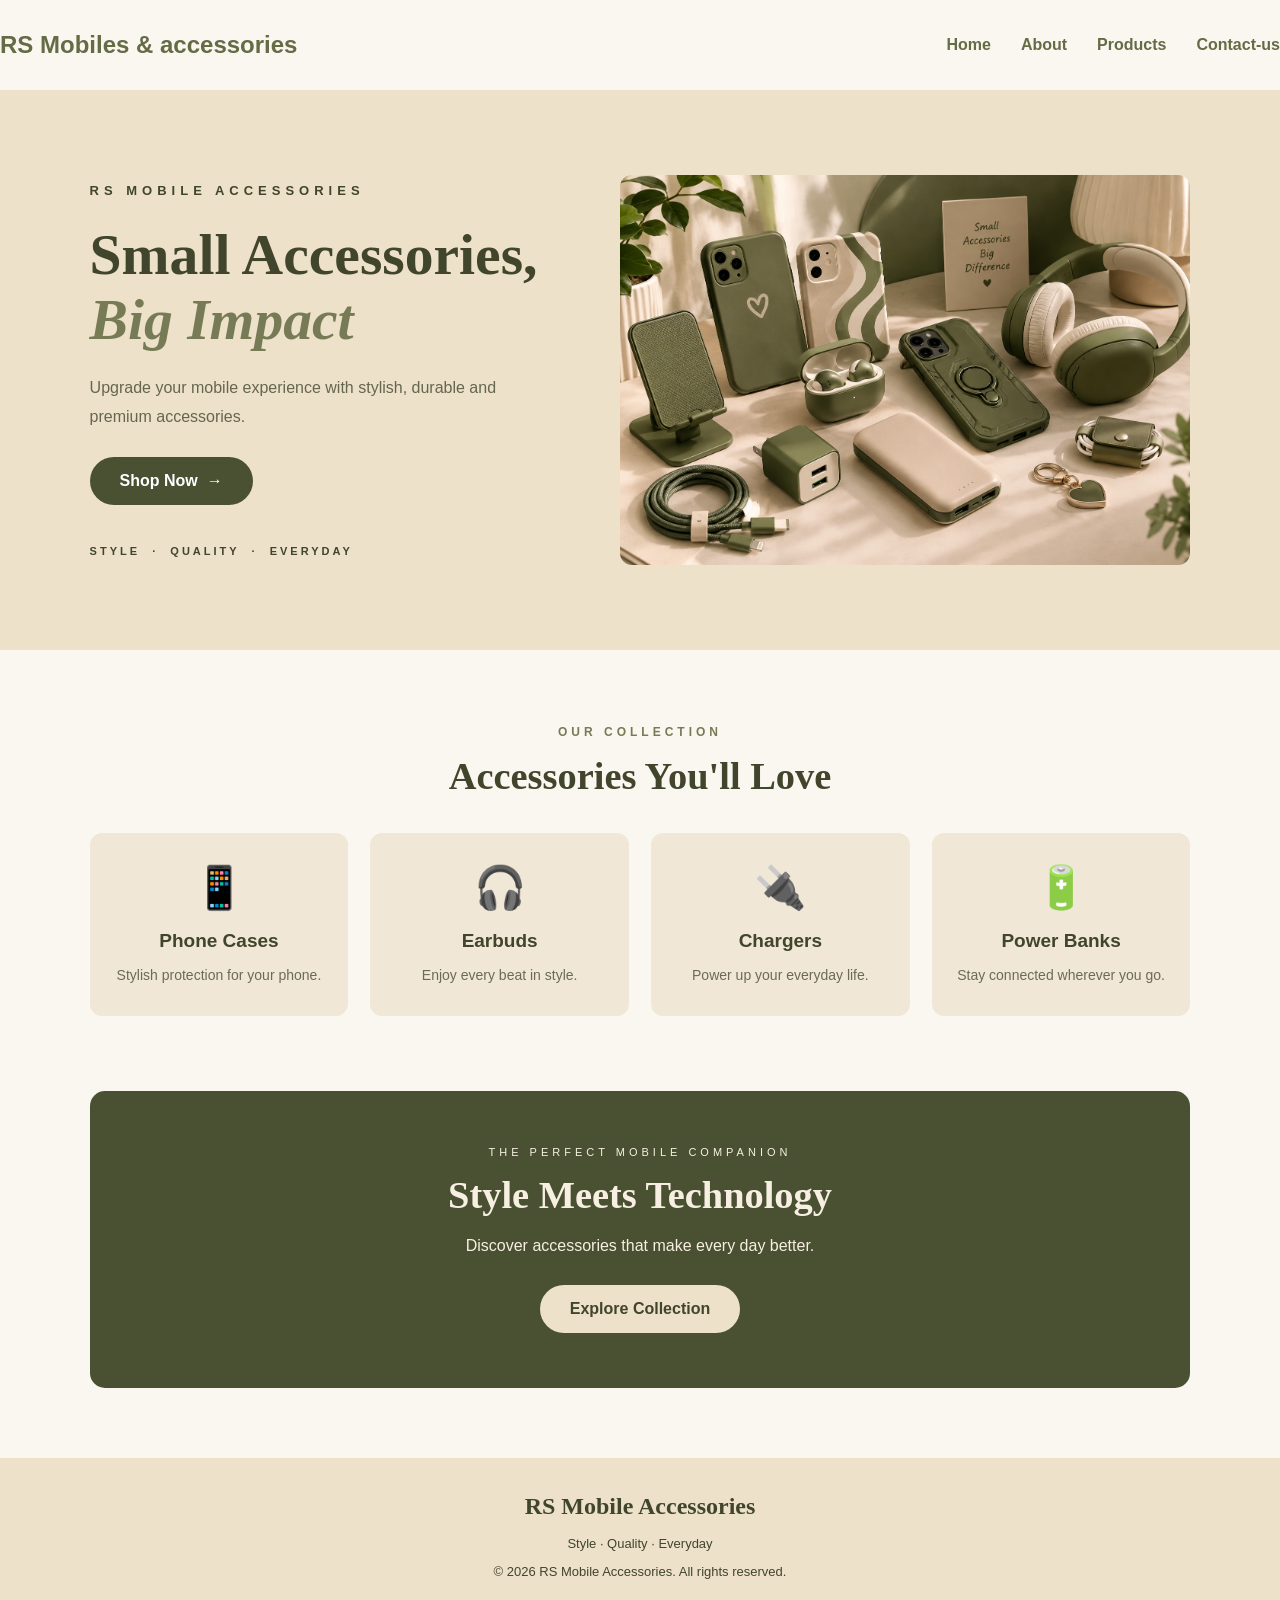
<file: index.html>
<!DOCTYPE html>
<html lang="en">
<head>
    <meta charset="UTF-8">
    <meta name="viewport" content="width=device-width, initial-scale=1.0">
    <title>Document</title>
    <link rel="stylesheet" href="style.css">
</head>
<body>
    <header>
    
        <h2>RS Mobiles & accessories</h2>
        <nav>
            <ul>
                 <li><a href="index.html">Home</a></li>
                <li><a href="about.html">About</a></li>
                <li><a href="products.html">Products</a></li>
                <li><a href="contact-us.html">Contact-us</a></li>
            </ul>
        </nav>
    </header>
       

<section class="hero">
    <div class="hero-content">
        <p class="brand">RS MOBILE ACCESSORIES</p>
        <h1>Small Accessories,<br>
            <span>Big Impact</span>
        </h1>
        <p class="description">
            Upgrade your mobile experience with
            stylish, durable and premium accessories.
        </p>
        <a href="#products" class="hero-btn">Shop Now&nbsp; →</a>
        <p class="features">STYLE&nbsp; · &nbsp;QUALITY&nbsp; · &nbsp;EVERYDAY</p>
    </div>

    <div class="hero-image">
        <img src="assets/products 2.png" alt="">
    </div>
</section>

<section class="products" id="products">
    <p class="small-title">OUR COLLECTION</p>
    <h2>Accessories You'll Love</h2>

    <div class="product-grid">
        <div class="product-card">
            <div class="product-icon">📱</div>
            <h3>Phone Cases</h3>
            <p>Stylish protection for your phone.</p>
        </div>

        <div class="product-card">
            <div class="product-icon">🎧</div>
            <h3>Earbuds</h3>
            <p>Enjoy every beat in style.</p>
        </div>

        <div class="product-card">
            <div class="product-icon">🔌</div>
            <h3>Chargers</h3>
            <p>Power up your everyday life.</p>
        </div>

        <div class="product-card">
            <div class="product-icon">🔋</div>
            <h3>Power Banks</h3>
            <p>Stay connected wherever you go.</p>
        </div>
    </div>
</section>

<section class="promo">
    <p>THE PERFECT MOBILE COMPANION</p>
    <h2>Style Meets Technology</h2>
    <p>Discover accessories that make every day better.</p>
    <a href="#products" class="promo-btn">Explore Collection</a>
</section>

<footer class="footer">
    <h2>RS Mobile Accessories</h2>
    <p>Style · Quality · Everyday</p>
    <p>© 2026 RS Mobile Accessories. All rights reserved.</p>
</footer>
</body>
</html>
</file>
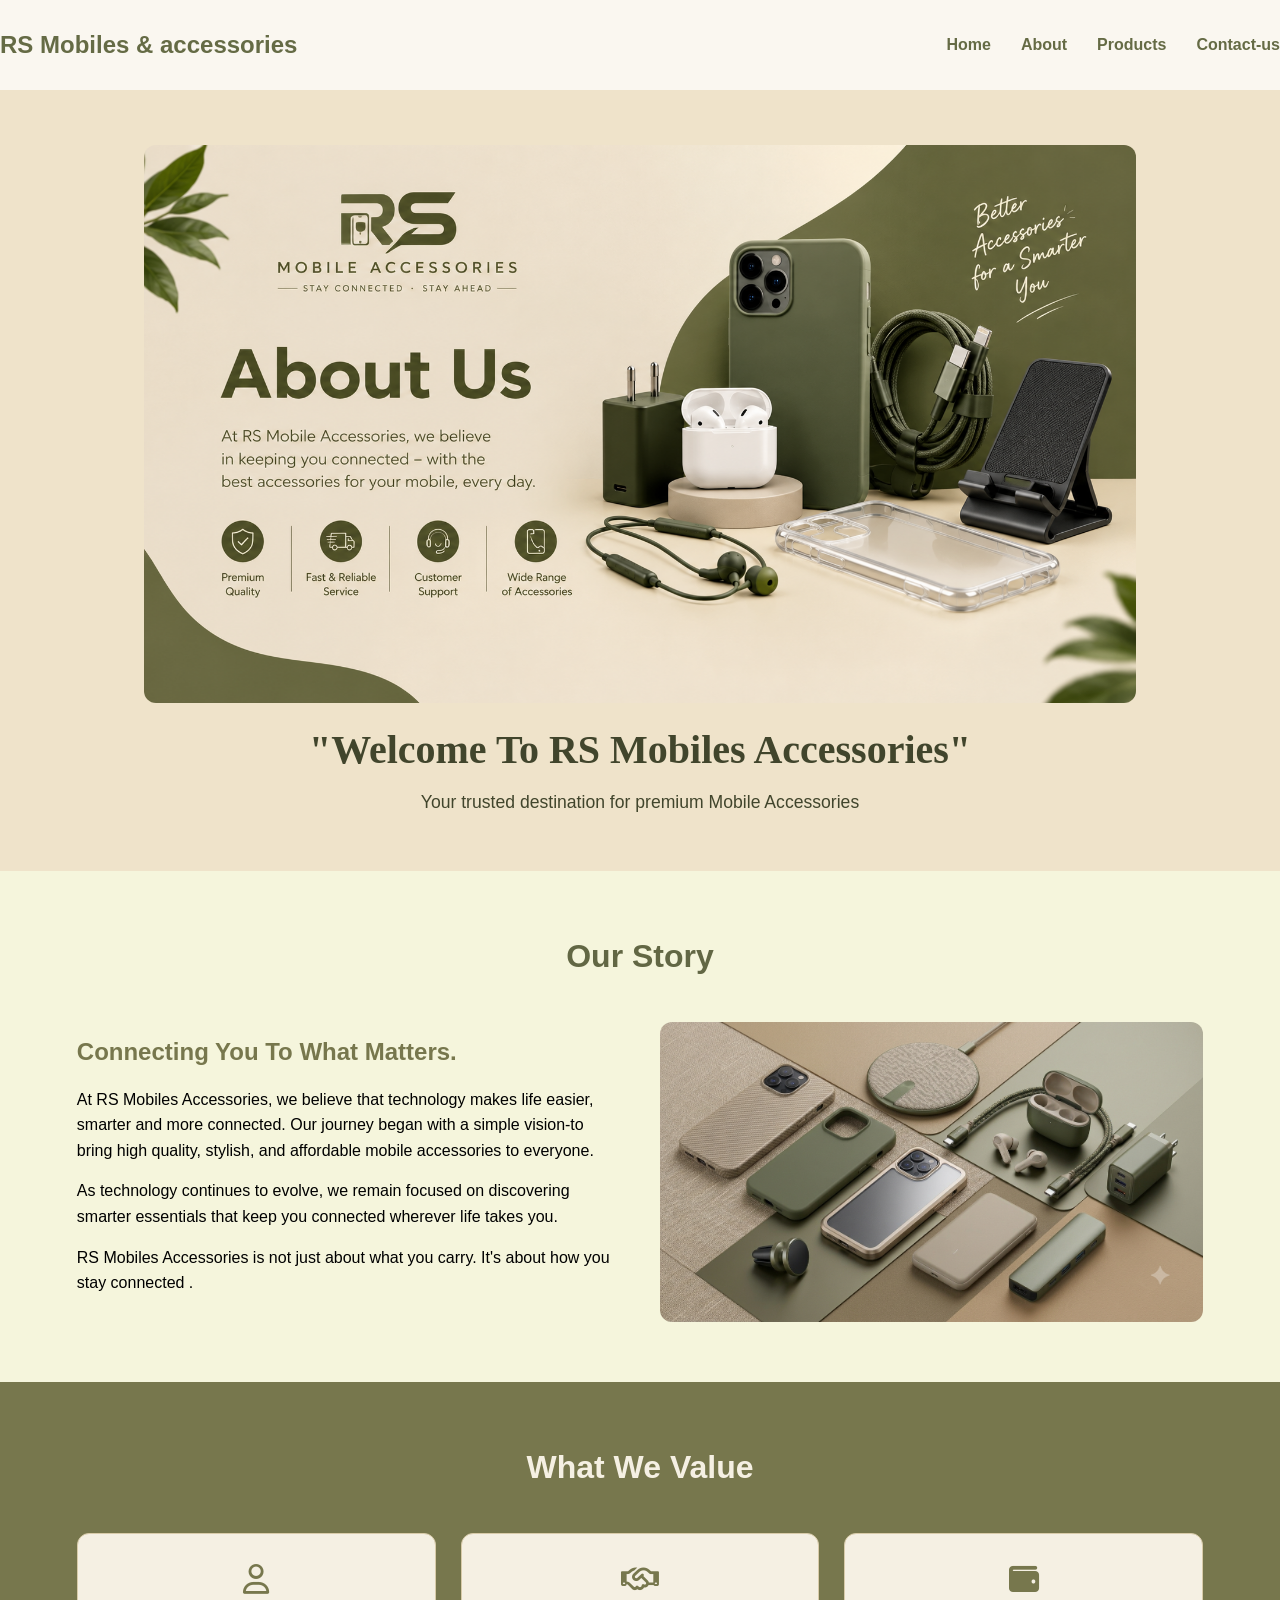
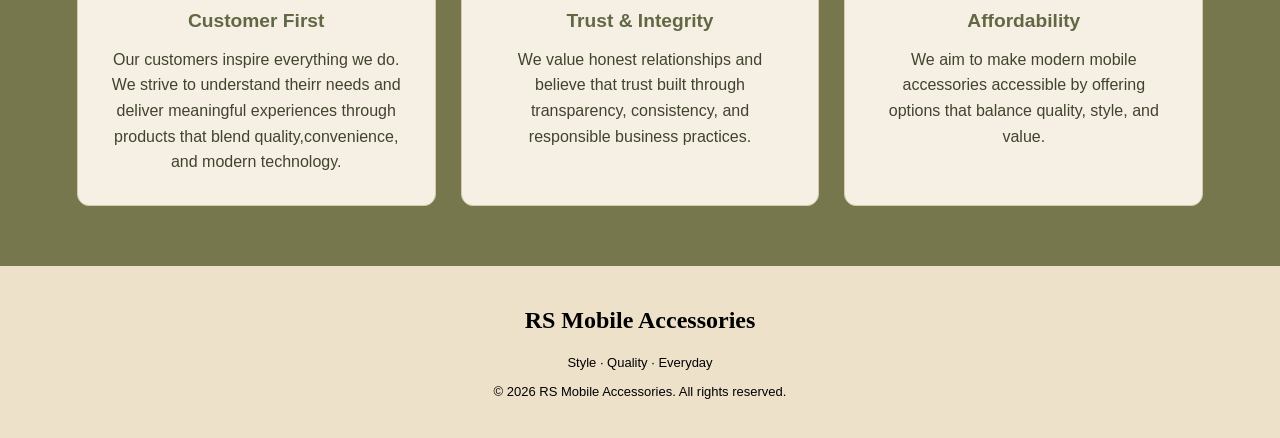
<file: about.html>
<!DOCTYPE html>
<html lang="en">
<head>
    <meta charset="UTF-8">
    <meta name="viewport" content="width=device-width, initial-scale=1.0">
    <title>About Us</title>
    <link rel="stylesheet" href="style.css">
    <link rel="stylesheet"
          href="https://cdnjs.cloudflare.com/ajax/libs/font-awesome/6.5.2/css/all.min.css">

          <style>
            
/* ABOUT PAGE */
body {
    background-color: beige;
    color: black;
    line-height: 1.6;
}
header{
    height: 5vh;
    width: 100%;
    display: flex;
    justify-content: space-between;
    align-items: center;
    /* padding: 15px 25px; */
    
}


ul{
    list-style: none;
    display: flex;
    gap: 30px;
}
a{
    text-decoration: none;
    color: #656b45;
    font-weight: bold;
}
/* HERO SECTION */
.hero {
    background-color: #efe3ca;
    color: #41452c;
    text-align: center;
    padding: 55px 6%;
}

.container {
    width: 88%;
    max-width: 1200px;
    margin: 0 auto;
}

.hero .container > img {
    display: block;
    width: 100%;
    height: 100%;
    object-fit: cover;
    border-radius: 12px;
    margin-bottom: 25px;
    background: #626744;
}

.hero h1 {
    font-size: 2.5rem;
    margin-bottom: 15px;
}

.hero p {
    font-size: 1.1rem;
    max-width: 600px;
    margin: 0 auto;
}

/* SECTION STYLES */
.story-section {
    padding-top: 60px;
    padding-bottom: 60px;
}

.section-title {
    text-align: center;
    font-size: 2rem;
    margin-bottom: 40px;
    color: #626744;
}

/* STORY SECTION */
.story-grid {
    display: grid;
    grid-template-columns: 1fr 1fr;
    gap: 40px;
    align-items: center;
}

.story-text h3 {
    font-size: 1.5rem;
    margin-bottom: 15px;
    color: #77774d;
}

.story-text p {
    margin-bottom: 15px;
}

.story-img {
    height: 300px;
    overflow: hidden;
    border-radius: 12px;
}

.story-img img {
    display: block;
    width: 100%;
    height: 100%;
    object-fit: cover;
}

/* VALUES SECTION */
.values {
    background-color: #77774d;
    color: white;
    padding: 60px 0;
}

.values .section-title {
    color: #f5f0e3;
}

.values-grid {
    display: grid;
    grid-template-columns: repeat(3, minmax(0, 1fr));
    gap: 25px;
}

.value-card {
    background: #f5f0e3;
    color: #41432e;
    border: 1px solid #d8cba9;
    padding: 30px;
    border-radius: 12px;
    text-align: center;
    transition: transform 0.3s ease;
}

.value-card:hover {
    transform: translateY(-8px);
    box-shadow: 0 10px 20px rgba(0, 0, 0, 0.1);
}

.value-card i {
    font-size: 30px;
    margin-bottom: 12px;
    color: #77774d;
}

.value-card h4 {
    margin-bottom: 10px;
    color: #626744;
    font-size: 1.2rem;
}

/* RESPONSIVE */
@media (max-width: 768px) {
    .hero {
        padding: 35px 5%;
    }

    .hero .container > img {
        height: 250px;
    }

    .hero h1 {
        font-size: 2rem;
    }

    .story-grid {
        grid-template-columns: 1fr;
    }

    .values-grid {
        grid-template-columns: 1fr;
    }
}

@media (max-width: 480px) {
    .container {
        width: 92%;
    }

    .hero .container > img {
        height: 200px;
    }

    .hero h1 {
        font-size: 1.6rem;
    }

    .section-title {
        font-size: 1.7rem;
    }

    .story-img {
        height: 240px;
    }

    .value-card {
        padding: 24px 18px;
    }
}
header{
    height: 10vh;
    width: 100%;
    display: flex;
    justify-content: space-between;
    align-items: center;
     background: #FAF7F0;
    /* padding: 15px 25px; */
    
}
header>h2{
    color: #656b45;
}

ul{
    list-style: none;
    display: flex;
    gap: 30px;
}
a{
    text-decoration: none;
    color: #656b45;
    font-weight: bold;
}

          </style>
</head>
<body>

    <!-- Navbar: Same as your other page -->
    <header>
        <h2>RS Mobiles & accessories</h2>
        <nav>
            <ul>
                <li><a href="index.html">Home</a></li>
                <li><a href="about.html">About</a></li>
                <li><a href="products.html">Products</a></li>
                <li><a href="contact-us.html">Contact-us</a></li>
            </ul>
        </nav>
    </header>

    <!-- Hero Section -->
    <section class="hero">
        <div class="container">
            <img src="assets/RS Mobile Accessories About Us Banner.png" alt="">
            <h1>"Welcome To RS Mobiles Accessories"</h1>
            <p>Your trusted destination for premium Mobile Accessories</p>
        </div>
    </section>

    <!-- Our Story Section -->
    <section class="container story-section">
        <h2 class="section-title">Our Story</h2>

        <div class="story-grid">
            <div class="story-text">
                <h3>Connecting You To What Matters.</h3>

                <p>At RS Mobiles Accessories, we believe that technology makes life easier, smarter and more connected. Our journey began with a simple vision-to bring high quality, stylish, and affordable mobile accessories to everyone.</p>

                <p>As technology continues  to evolve, we remain focused on discovering smarter essentials that keep you connected wherever life takes you.</p>

                <p>RS Mobiles Accessories is not just about what you carry. It's about how you stay connected .</p>
            </div>

            <div class="story-img">
                <img src="assets/about.png" alt="">
            </div>
        </div>
    </section>

    <!-- Core Values Section -->
    <section class="values">
        <div class="container">
            <h2 class="section-title">What We Value</h2>

            <div class="values-grid">
                <div class="value-card">
                    <i class="far fa-user"></i>
                    <h4>Customer First</h4>

                    <p> Our customers inspire everything we do. We strive to understand theirr needs and deliver meaningful experiences through products that blend quality,convenience, and modern technology. </p>
                </div>

                <div class="value-card">
                    <i class="far fa-handshake"></i>
                    <h4>Trust &amp; Integrity</h4>

                    <p>We value honest relationships and believe that trust built through transparency, consistency, and responsible business practices.</p>
                </div>

                <div class="value-card">
                    <i class="fas fa-wallet"></i>
                    <h4>Affordability</h4>

                    <p>We aim to make modern mobile accessories accessible by offering options that balance quality, style, and value. </p>
                </div>
            </div>
        </div>
    </section>

    <!-- Footer: Same as your other page -->
    <footer class="footer">
        <h2>RS Mobile Accessories</h2>
        <p>Style · Quality · Everyday</p>
        <p>© 2026 RS Mobile Accessories. All rights reserved.</p>
    </footer>

</body>
</html>
</file>
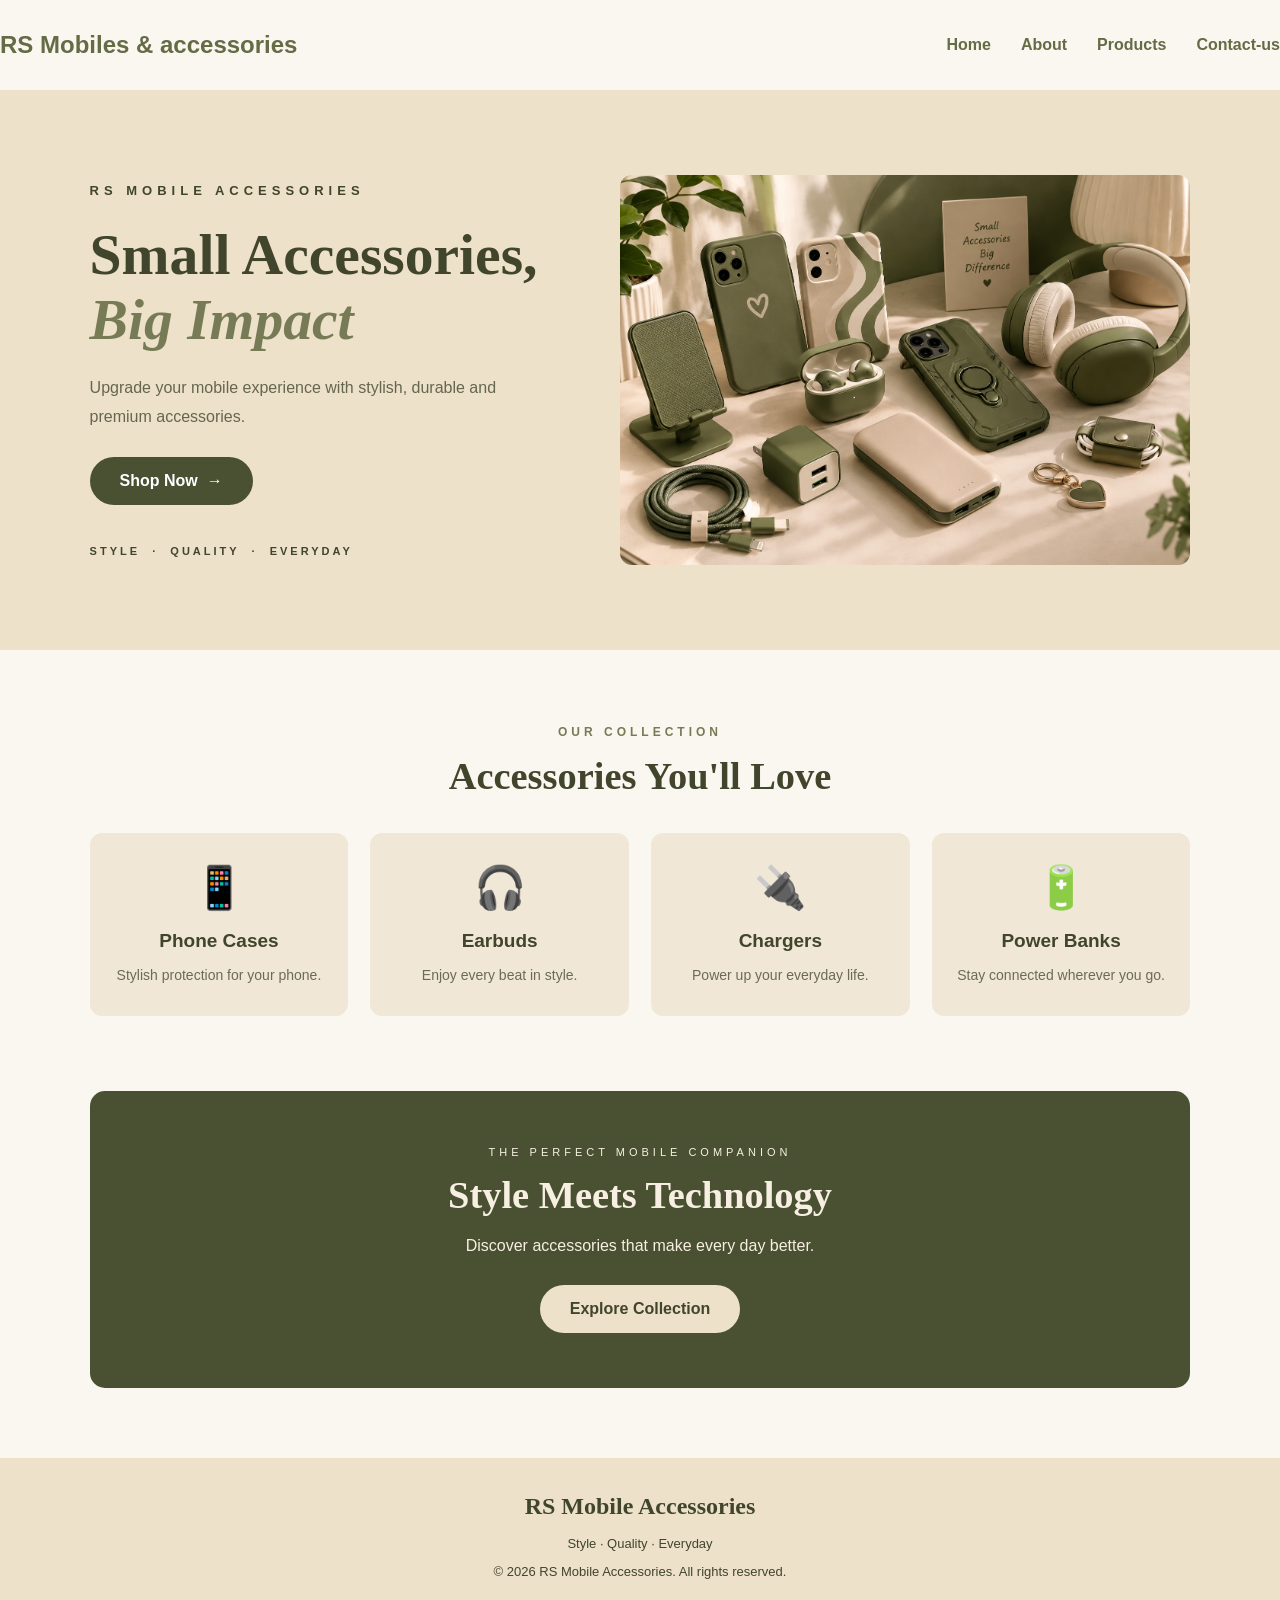
<file: home.html>
<!DOCTYPE html>
<html lang="en">
<head>
    <meta charset="UTF-8">
    <meta name="viewport" content="width=device-width, initial-scale=1.0">
    <title>Document</title>
    <link rel="stylesheet" href="style.css">
</head>
<body>
    <header>
    
        <h2>RS Mobiles & accessories</h2>
        <nav>
            <ul>
                 <li><a href="home.html">Home</a></li>
                <li><a href="about.html">About</a></li>
                <li><a href="products.html">Products</a></li>
                <li><a href="contact-us.html">Contact-us</a></li>
            </ul>
        </nav>
    </header>
       

<section class="hero">
    <div class="hero-content">
        <p class="brand">RS MOBILE ACCESSORIES</p>
        <h1>Small Accessories,<br>
            <span>Big Impact</span>
        </h1>
        <p class="description">
            Upgrade your mobile experience with
            stylish, durable and premium accessories.
        </p>
        <a href="#products" class="hero-btn">Shop Now&nbsp; →</a>
        <p class="features">STYLE&nbsp; · &nbsp;QUALITY&nbsp; · &nbsp;EVERYDAY</p>
    </div>

    <div class="hero-image">
        <img src="assets/products 2.png" alt="">
    </div>
</section>

<section class="products" id="products">
    <p class="small-title">OUR COLLECTION</p>
    <h2>Accessories You'll Love</h2>

    <div class="product-grid">
        <div class="product-card">
            <div class="product-icon">📱</div>
            <h3>Phone Cases</h3>
            <p>Stylish protection for your phone.</p>
        </div>

        <div class="product-card">
            <div class="product-icon">🎧</div>
            <h3>Earbuds</h3>
            <p>Enjoy every beat in style.</p>
        </div>

        <div class="product-card">
            <div class="product-icon">🔌</div>
            <h3>Chargers</h3>
            <p>Power up your everyday life.</p>
        </div>

        <div class="product-card">
            <div class="product-icon">🔋</div>
            <h3>Power Banks</h3>
            <p>Stay connected wherever you go.</p>
        </div>
    </div>
</section>

<section class="promo">
    <p>THE PERFECT MOBILE COMPANION</p>
    <h2>Style Meets Technology</h2>
    <p>Discover accessories that make every day better.</p>
    <a href="#products" class="promo-btn">Explore Collection</a>
</section>

<footer class="footer">
    <h2>RS Mobile Accessories</h2>
    <p>Style · Quality · Everyday</p>
    <p>© 2026 RS Mobile Accessories. All rights reserved.</p>
</footer>
</body>
</html>
</file>
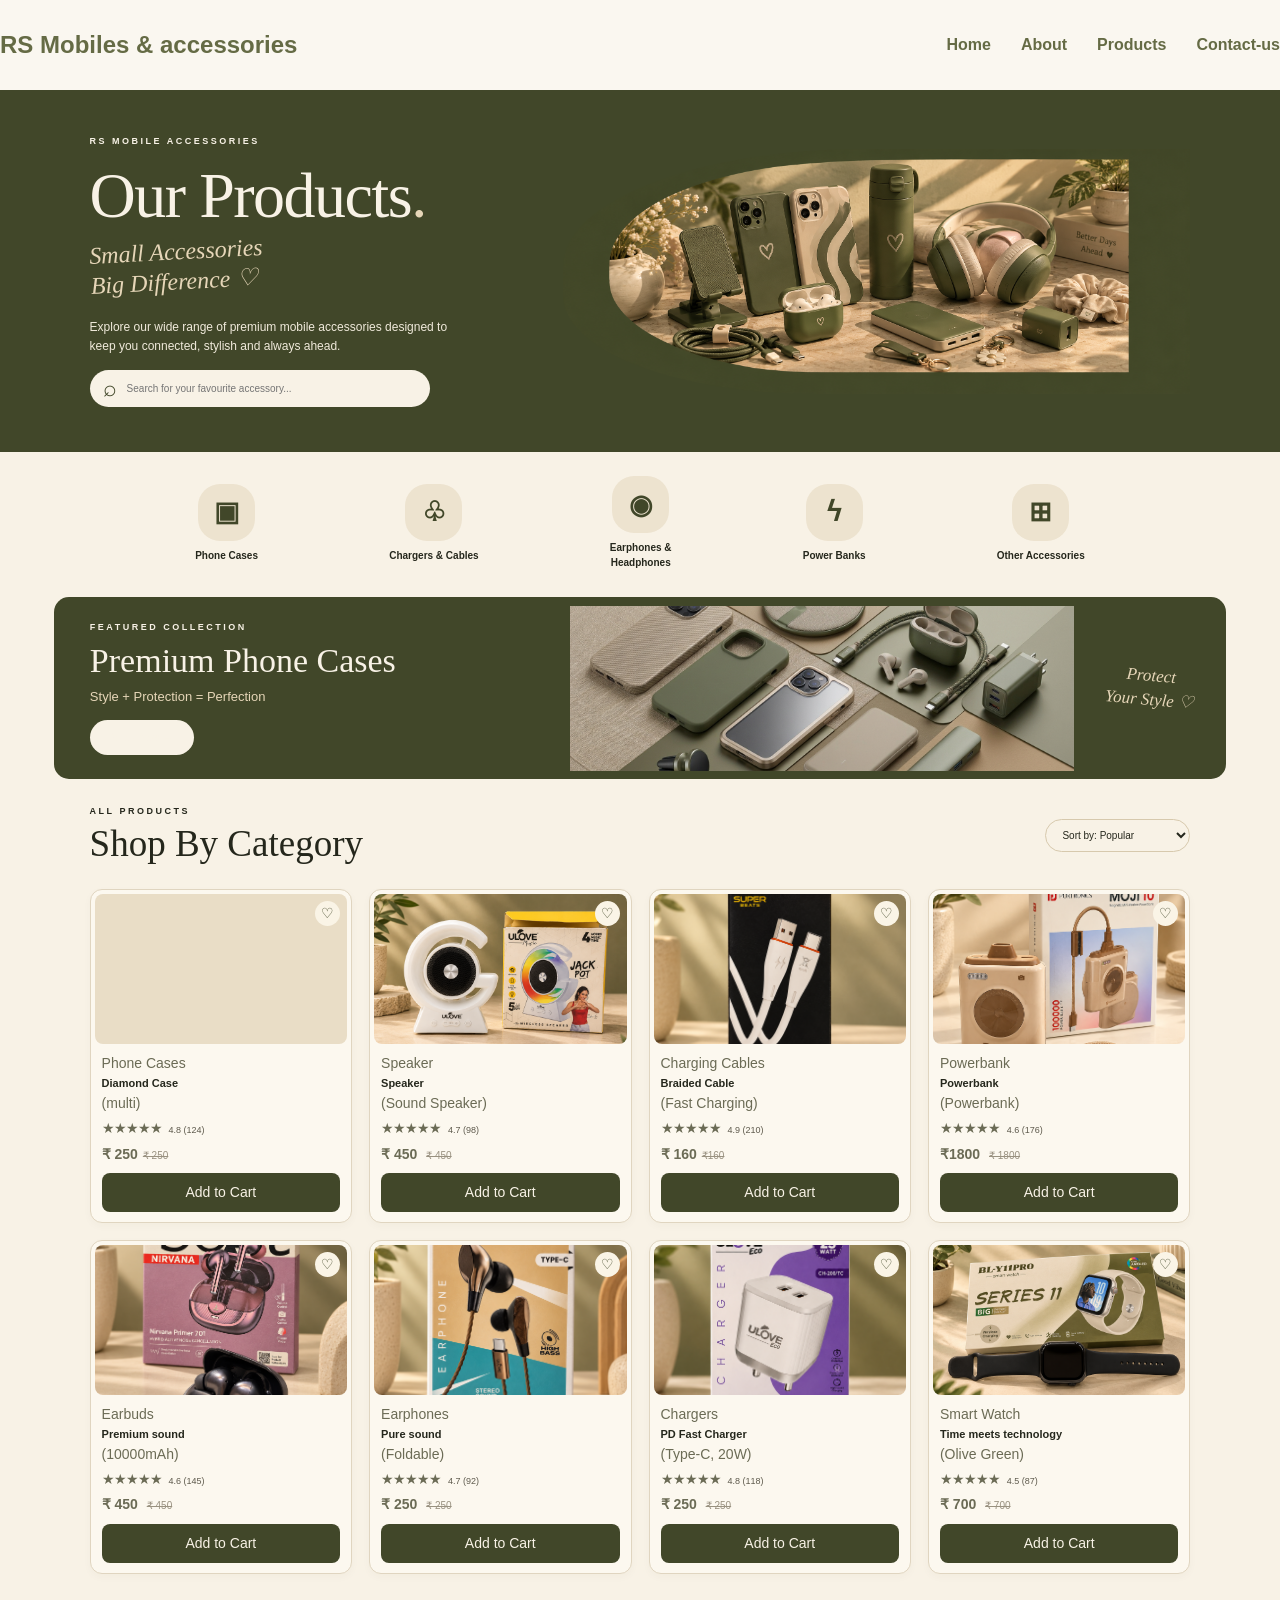
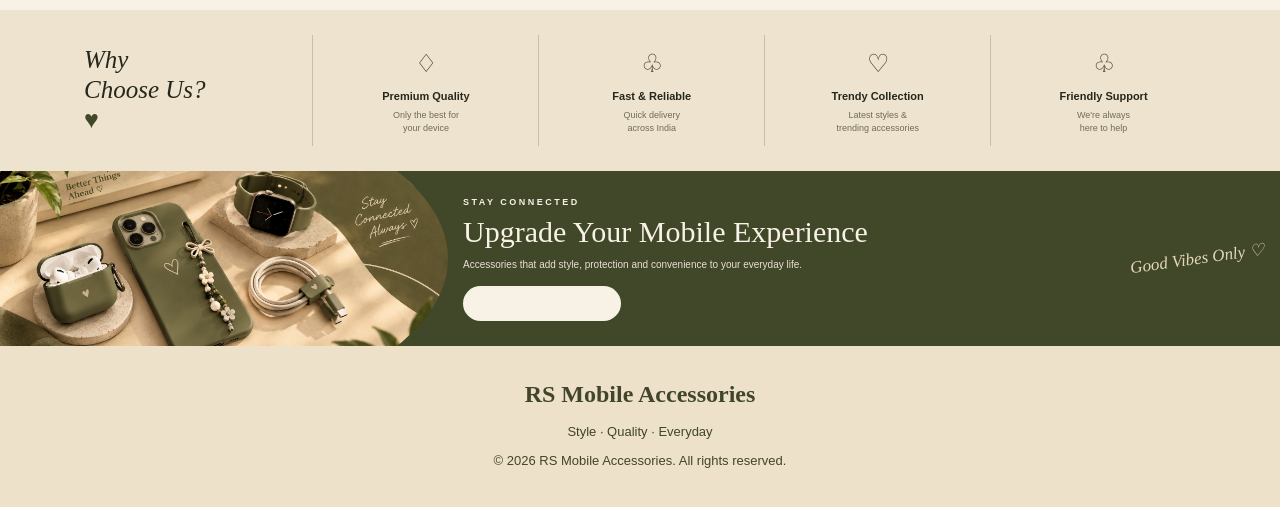
<file: products.html>
<!DOCTYPE html>
<html lang="en">
<head>
    <meta charset="UTF-8">
    <meta name="viewport" content="width=device-width, initial-scale=1.0">
    <title>Document</title>
    <link rel="stylesheet" href="style.css">
    <style>

:root{
    --olive: #414729;
    --dark-olive: #292f1c;
    --light-olive: #737852;
    --beige: #e6d6b8;
    --cream: #f8f2e6;
    --white: #fffdf7;
    --text: #25271c;
    --muted: #777464;
    --border: #e0d5c0;
}

.products-page,
.products-page * {
    box-sizing: border-box;
}

.products-page {
    width: 100%;
    overflow: hidden;
    background: var(--cream);
    color: var(--text);
    font-family: 'DM Sans', Arial, sans-serif;
    font-size: 14px;
    line-height: 1.5;
}

.products-page img {
    display: block;
    width: 100%;
    height: 100%;
    object-fit: cover;
}

.products-page a {
    color: inherit;
    text-decoration: none;
}

.products-page button,
.products-page input,
.products-page select {
    font: inherit;
}

.products-page h1,
.products-page h2 {
    font-family: 'Playfair Display', Georgia, serif;
    font-weight: 500;
}

.products-page .eyebrow {
    font-size: 9px;
    font-weight: 700;
    letter-spacing: 2.5px;
    margin: 0 0 12px;
}

/* HERO */

.product-hero {
    min-height: 290px;
    display: grid;
    grid-template-columns: 43% 57%;
    align-items: center;
    background: var(--olive);
    color: var(--cream);
    position: relative;
    padding: 35px 7%;
}

.hero-copy {
    position: relative;
    z-index: 2;
    padding: 10px 0;
}

.hero-copy h1 {
    font-size: clamp(40px, 5vw, 64px);
    line-height: 1.1;
    margin: 0 0 10px;
    letter-spacing: -1.5px;
}

.hero-copy h1::after {
    content: ".";
    color: var(--beige);
}

.handwritten {
    color: var(--beige);
    font-family: 'Playfair Display', Georgia, serif;
    font-style: italic;
    font-size: clamp(17px, 2vw, 24px);
    line-height: 1.25;
    margin: 0 0 17px;
    transform: rotate(-3deg);
    transform-origin: left;
}

.hero-description {
    font-size: 12px;
    line-height: 1.6;
    max-width: 360px;
    margin: 0 0 14px;
    color: #f0eadb;
}

.hero-visual {
    height: 245px;
    position: relative;
    min-width: 0;
}

.hero-visual img {
    border-radius: 48% 0 0 40%;
    mix-blend-mode: normal;
}

.hero-note {
    position: absolute;
    top: 15px;
    right: -20px;
    color: var(--olive);
    font-family: 'Playfair Display', Georgia, serif;
    font-style: italic;
    font-size: 17px;
    transform: rotate(7deg);
    text-align: center;
}

.search-box {
    width: min(100%, 340px);
    display: flex;
    align-items: center;
    gap: 10px;
    padding: 0 13px;
    height: 37px;
    border-radius: 30px;
    background: var(--cream);
    color: var(--olive);
}

.search-box span {
    font-size: 23px;
    line-height: 1;
}

.search-box input {
    width: 100%;
    border: 0;
    outline: 0;
    background: transparent;
    color: var(--text);
    font-size: 10px;
    min-width: 0;
}

/* CATEGORY STRIP */

.category-strip {
    display: flex;
    grid-template-columns: repeat(7, minmax(0, 1fr));
    /* gap: 100px; */
    padding: 24px 5% 27px;
    background: var(--cream);
    align-items: center;
    justify-content: space-evenly;

}

.category-strip a {
    text-align: center;
    font-size: 10px;
    font-weight: 600;
    display: flex;
    align-items: center;
    flex-direction: column;
    gap: 7px;
}

.category-strip a span {
    width: 57px;
    height: 57px;
    border-radius: 22px;
    background: #ede3cf;
    display: grid;
    place-items: center;
    color: var(--olive);
    font-size: 27px;
    transition: .25s ease;
}

.category-strip a:hover span {
    background: var(--olive);
    color: var(--cream);
    transform: translateY(-4px);
}

/* FEATURED COLLECTION */

.featured-banner {
    margin: 0 4.2% 26px;
    min-height: 165px;
    display: grid;
    grid-template-columns: 44% 43% 13%;
    align-items: center;
    background: var(--olive);
    color: var(--cream);
    border-radius: 15px;
    overflow: hidden;
}

.featured-copy {
    padding: 24px 20px 24px 7%;
    z-index: 1;
}

.featured-copy .eyebrow {
    margin-bottom: 6px;
}

.featured-copy h2 {
    font-size: clamp(23px, 3vw, 34px);
    line-height: 1.2;
    margin: 0 0 5px;
}

.featured-copy > p:not(.eyebrow) {
    color: var(--beige);
    margin: 0 0 14px;
    font-size: 13px;
}

.cream-button {
    display: inline-block;
    border: none;
    border-radius: 30px;
    padding: 10px 21px;
    background: var(--cream);
    color: var(--dark-olive);
    font-size: 10px;
    font-weight: 700;
    transition: .25s ease;
}

.cream-button:hover {
    background: var(--beige);
    transform: translateY(-2px);
}

.featured-image {
    height: 165px;
    overflow: hidden;
    clip-path: ellipse(75% 100% at 50% 50%);
}

.featured-note {
    font-family: 'Playfair Display', Georgia, serif;
    font-style: italic;
    text-align: center;
    color: var(--beige);
    font-size: 17px;
    line-height: 1.4;
    transform: rotate(5deg);
}

/* PRODUCTS */

.all-products {
    padding: 0 7% 36px;
}

.products-heading {
    display: flex;
    align-items: center;
    justify-content: space-between;
    gap: 20px;
    margin-bottom: 23px;
}

.products-heading .eyebrow {
    margin-bottom: 3px;
}

.products-heading h2 {
    font-size: clamp(29px, 3vw, 37px);
    line-height: 1.2;
    margin: 0;
    white-space: nowrap;
}

.products-heading select {
    width: 145px;
    flex-shrink: 0;
    border: 1px solid #d7c9ad;
    border-radius: 30px;
    background: transparent;
    padding: 9px 12px;
    font-size: 10px;
    color: var(--text);
    outline-color: var(--olive);
}

.product-grid {
    display: grid;
    grid-template-columns: repeat(4, minmax(0, 1fr));
    gap: 17px;
}

.product-card {
    background: #fcf8ef;
    border: 1px solid var(--border);
    border-radius: 12px;
    overflow: hidden;
    padding: 4px;
    min-width: 0;
    box-shadow: 0 3px 8px #39321a08;
    transition: transform .25s ease, box-shadow .25s ease;
}

.product-card[hidden] {
    display: none !important;
}

.product-card:hover {
    transform: translateY(-5px);
    box-shadow: 0 12px 25px #39321a12;
}

.product-photo {
    height: 150px;
    position: relative;
    overflow: hidden;
    background: #e9ddc6;
    border-radius: 8px;
}

.product-photo img {
    transition: transform .4s ease;
}

.product-card:hover .product-photo img {
    transform: scale(1.05);
}

.discount {
    position: absolute;
    top: 8px;
    left: 8px;
    z-index: 1;
    background: var(--olive);
    color: var(--cream);
    border-radius: 20px;
    padding: 4px 9px;
    font-size: 9px;
    font-weight: 700;
}

.heart {
    position: absolute;
    top: 7px;
    right: 7px;
    z-index: 2;
    width: 25px;
    height: 25px;
    border: none;
    border-radius: 50%;
    background: #faf4e6;
    color: var(--olive);
    font-size: 18px;
    line-height: 1;
    cursor: pointer;
}

.heart.liked {
    background: var(--olive);
    color: white;
}

.product-info {
    padding: 8px 7px 6px;
}

.category-label {
    color: #77715f;
    font-size: 9px;
    margin: 0 0 2px;
}

.product-info h3 {
    font-size: 11px;
    font-weight: 700;
    line-height: 1.4;
    margin: 0;
}

.variant {
    color: var(--muted);
    font-size: 10px;
    line-height: 1.5;
    margin: 0 0 3px;
}

.rating {
    color: #a1843f;
    font-size: 12px;
    letter-spacing: -1px;
    margin: 1px 0;
    white-space: nowrap;
}

.rating small {
    color: #5d594c;
    font-size: 9px;
    letter-spacing: 0;
    margin-left: 4px;
}

.price {
    color: #171810;
    font-size: 15px;
    font-weight: 700;
    margin: 3px 0 8px;
    white-space: nowrap;
}

.price del {
    color: #999180;
    font-size: 10px;
    font-weight: 400;
    margin-left: 5px;
}

.cart-button {
    width: 100%;
    display: block;
    background: var(--olive);
    color: var(--cream);
    border: 0;
    border-radius: 8px;
    padding: 9px 4px;
    font-size: 10px;
    cursor: pointer;
    transition: background .25s;
}

.cart-button:hover {
    background: var(--dark-olive);
}

/* BENEFITS STRIP */

.benefits {
    display: grid;
    grid-template-columns: 1.1fr repeat(4, 1fr);
    align-items: center;
    padding: 25px 5%;
    background: #eee3ce;
    gap: 0;
}

.benefit-title {
    padding: 10px 15px 10px 20px;
    font-family: 'Playfair Display', Georgia, serif;
    font-style: italic;
    font-size: 25px;
    line-height: 1.2;
}

.benefit-title span {
    color: var(--olive);
}

.benefit {
    text-align: center;
    padding: 10px 7px;
    border-left: 1px solid #c9bea8;
}

.benefit > span {
    font-size: 25px;
    color: var(--olive);
    display: block;
    margin-bottom: 6px;
}

.benefit h3 {
    font-size: 11px;
    margin: 0 0 4px;
}

.benefit p {
    color: #706b5b;
    font-size: 9px;
    line-height: 1.5;
    margin: 0;
}

/* PROMOTIONAL BANNER */

.closing-banner {
    min-height: 175px;
    display: grid;
    grid-template-columns: 35% 52% 13%;
    align-items: center;
    background: var(--olive);
    color: var(--cream);
    overflow: hidden;
}

.closing-photo {
    height: 175px;
    overflow: hidden;
    clip-path: ellipse(85% 100% at 15% 50%);
}

.closing-copy {
    padding: 25px 15px;
}

.closing-copy .eyebrow {
    margin-bottom: 5px;
}

.closing-copy h2 {
    font-size: clamp(22px, 3vw, 30px);
    line-height: 1.2;
    margin: 0 0 7px;
}

.closing-copy > p:not(.eyebrow) {
    font-size: 10px;
    color: #e7e1d1;
    margin: 0 0 14px;
}

.closing-note {
    text-align: center;
    color: var(--beige);
    font-family: 'Playfair Display', Georgia, serif;
    font-style: italic;
    font-size: 17px;
    transform: rotate(-8deg);
}

/* FOOTER ONLY — EXISTING NAVBAR UNCHANGED */

.products-footer {
    display: grid;
    grid-template-columns: 1fr 2fr 1fr;
    align-items: center;
    gap: 20px;
    padding: 22px 7% 12px;
    background: var(--dark-olive);
    color: var(--cream);
    border-top: 1px solid #ffffff20;
}

.footer-brand h2 {
    font-family: 'Playfair Display', Georgia, serif;
    font-size: 38px;
    line-height: 1;
    margin: 0;
}

.footer-brand h2 span {
    color: var(--beige);
}

.footer-brand p {
    font-size: 9px;
    letter-spacing: 1px;
    margin: 2px 0 0;
}

.footer-nav {
    display: flex;
    flex-wrap: wrap;
    justify-content: center;
    gap: 20px;
}

.footer-nav a {
    font-size: 10px;
    transition: color .2s;
}

.footer-nav a:hover {
    color: var(--beige);
}

.footer-social {
    display: flex;
    justify-content: end;
    gap: 8px;
}

.footer-social a {
    width: 25px;
    height: 25px;
    display: grid;
    place-items: center;
    border: 1px solid #cfc9b4;
    border-radius: 50%;
    font-size: 12px;
}

.footer-social a:hover {
    background: var(--beige);
    color: var(--olive);
}

.footer-bottom {
    grid-column: 1 / -1;
    display: flex;
    justify-content: space-between;
    flex-wrap: wrap;
    gap: 10px;
    border-top: 1px solid #ffffff25;
    padding-top: 12px;
    color: #d7d4c6;
    font-size: 9px;
}

.footer-bottom p {
    margin: 0;
}

/* TABLET */

@media (max-width: 900px) {
    .product-hero {
        padding: 30px 5%;
        grid-template-columns: 48% 52%;
    }

    .hero-visual {
        height: 220px;
    }

    .category-strip {
        padding-left: 3%;
        padding-right: 3%;
        gap: 6px;
    }

    .category-strip a {
        font-size: 9px;
    }

    .category-strip a span {
        width: 48px;
        height: 48px;
    }

    .all-products {
        padding-left: 5%;
        padding-right: 5%;
    }

    .product-grid {
        gap: 12px;
    }

    .product-photo {
        height: 130px;
    }

    .featured-banner {
        margin-left: 3%;
        margin-right: 3%;
    }

    .benefits {
        padding-left: 2%;
        padding-right: 2%;
    }
}

/* MOBILE */

@media (max-width: 600px) {
    .product-hero {
        grid-template-columns: 1fr;
        padding: 32px 6% 20px;
        gap: 15px;
    }

    .hero-copy h1 {
        font-size: 46px;
    }

    .hero-description {
        max-width: 100%;
    }

    .hero-visual {
        height: 220px;
    }

    .hero-note {
        right: 5px;
        top: 5px;
        font-size: 14px;
    }

    .category-strip {
        grid-template-columns: repeat(4, minmax(0, 1fr));
        gap: 18px 6px;
        padding: 22px 3%;
    }

    .category-strip a {
        font-size: 9px;
    }

    .category-strip a span {
        width: 45px;
        height: 45px;
        border-radius: 16px;
        font-size: 22px;
    }

    .featured-banner {
        grid-template-columns: 1fr 1fr;
        position: relative;
        min-height: 175px;
        margin: 0 3% 25px;
    }

    .featured-copy {
        padding: 20px 8px 20px 17px;
    }

    .featured-copy h2 {
        font-size: 22px;
    }

    .featured-copy > p:not(.eyebrow) {
        font-size: 10px;
    }

    .featured-image {
        height: 175px;
    }

    .featured-note {
        display: none;
    }

    .all-products {
        padding: 0 3% 25px;
    }

    .products-heading {
        align-items: end;
        margin-bottom: 16px;
        gap: 8px;
    }

    .products-heading h2 {
        font-size: 26px;
        white-space: normal;
    }

    .products-heading select {
        width: 125px;
        padding: 8px;
        font-size: 9px;
    }

    .product-grid {
        grid-template-columns: repeat(2, minmax(0, 1fr));
        gap: 11px;
    }

    .product-photo {
        height: 145px;
    }

    .product-info {
        padding: 7px 5px 5px;
    }

    .product-info h3 {
        font-size: 11px;
    }

    .price {
        font-size: 14px;
    }

    .price del {
        font-size: 9px;
        margin-left: 2px;
    }

    .rating {
        font-size: 11px;
    }

    .rating small {
        font-size: 8px;
        margin-left: 2px;
    }

    .cart-button {
        font-size: 9px;
        padding: 9px 2px;
    }

    .benefits {
        grid-template-columns: repeat(2, minmax(0, 1fr));
        padding: 18px 4%;
    }

    .benefit-title {
        font-size: 23px;
        padding: 15px 10px;
    }

    .benefit {
        border-left: 1px solid #c9bea8;
        min-height: 110px;
    }

    .benefit:last-child {
        grid-column: 1 / -1;
        border-top: 1px solid #c9bea8;
    }

    .closing-banner {
        grid-template-columns: 36% 64%;
        min-height: 190px;
    }

    .closing-photo {
        height: 190px;
    }

    .closing-copy {
        padding: 20px 12px;
    }

    .closing-copy h2 {
        font-size: 22px;
    }

    .closing-note {
        display: none;
    }

   
}

    </style>
</head>
<body>
    <header>
        <h2>RS Mobiles & accessories</h2>
        <nav>
            <ul>
                  <li><a href="index.html">Home</a></li>
                <li><a href="about.html">About</a></li>
                <li><a href="products.html">Products</a></li>
                <li><a href="contact-us.html">Contact-us</a></li>
            </ul>
        </nav>
    </header>


<main class="products-page">

    <!-- HERO -->
    <section class="product-hero">
        <div class="hero-copy">
            <p class="eyebrow">RS MOBILE ACCESSORIES</p>
            <h1>Our Products</h1>
            <p class="handwritten">Small Accessories<br>Big Difference ♡</p>
            <p class="hero-description">
                Explore our wide range of premium mobile accessories
                designed to keep you connected, stylish and always ahead.
            </p>

            <form class="search-box" onsubmit="event.preventDefault(); document.getElementById('all-products').scrollIntoView({behavior:'smooth'});">
                <span>⌕</span>
                <input type="search" placeholder="Search for your favourite accessory..."
                       aria-label="Search products"
                       oninput="document.querySelectorAll('.product-card').forEach(card => card.hidden = !card.innerText.toLowerCase().includes(this.value.toLowerCase()))">
            </form>
        </div>

        <div class="hero-visual">
            <img src="assets/Olive Green Tech Accessories Still Life.png"
                 alt="Premium mobile accessories">
    </section>

    <!-- CATEGORIES -->
    <section class="category-strip">
        <a href="#cases"><span>▣</span>Phone Cases</a>
        <a href="#cables"><span>♧</span>Chargers & Cables</a>
        <a href="#earbuds"><span>◉</span>Earphones &<br> Headphones</a>
        <a href="#power"><span>ϟ</span>Power Banks</a>
        <a href="#all-products"><span>⊞</span>Other Accessories</a>
    </section>

    <!-- FEATURED COLLECTION -->
    <section class="featured-banner">
        <div class="featured-copy">
            <p class="eyebrow">FEATURED COLLECTION</p>
            <h2>Premium Phone Cases</h2>
            <p>Style + Protection = Perfection</p>
            <a href="#cases" class="cream-button">Shop Now  →</a>
        </div>
        <div class="featured-image">
            <img src="assets/about.png"
                 alt="Premium smartphone">
        </div>
        <p class="featured-note">Protect<br>Your Style ♡</p>
    </section>

    <!-- PRODUCT COLLECTION -->
    <section class="all-products" id="all-products">
        <div class="products-heading">
            <div>
                <p class="eyebrow">ALL PRODUCTS</p>
                <h2>Shop By Category</h2>
            </div>
            <select aria-label="Sort products" onchange="sortProducts(this.value)">
                <option value="default">Sort by: Popular</option>
                <option value="low">Price: Low to High</option>
                <option value="high">Price: High to Low</option>
            </select>
        </div>

        <div class="product-grid">

            <article class="product-card" id="cases" data-price="250">
                <div class="product-photo">
                    <button class="heart" aria-label="Add case to favourites" onclick="this.classList.toggle('liked')">♡</button>
                    <img src="assets/accessories/cover1.png ">
                </div>
                <div class="product-info">
                    <p class="category-label">Phone Cases</p>
                    <h3>Diamond Case</h3>
                    <p class="variant">(multi)</p>
                    <p class="rating">★★★★★ <small>4.8 (124)</small></p>
                    <p class="price">₹ 250<del>₹ 250</del></p>
                    <button class="cart-button" onclick="enquire('Diamond Case')">Add to Cart</button>
                </div>
            </article>

            <article class="product-card" id="screen" data-price="450">
                <div class="product-photo">
                    <button class="heart" aria-label="AdD Speaker favourites" onclick="this.classList.toggle('liked')">♡</button>
                    <img src="assets/accessories/speaker2.png">
                </div>
                <div class="product-info">
                    <p class="category-label">Speaker</p>
                    <h3>Speaker</h3>
                    <p class="variant">(Sound Speaker)</p>
                    <p class="rating">★★★★★ <small>4.7 (98)</small></p>
                    <p class="price">₹ 450 <del>₹ 450</del></p>
                    <button class="cart-button" onclick="enquire('speaker')"> Add to Cart</button>
                </div>
            </article>

            <article class="product-card" id="cables" data-price="160">
                <div class="product-photo">
                    <button class="heart" aria-label="Add charging cable to favourites" onclick="this.classList.toggle('liked')">♡</button>
                    <img src="assets/accessories/cable2.png" alt="Charging cable">
                </div>
                <div class="product-info">
                    <p class="category-label">Charging Cables</p>
                    <h3>Braided Cable</h3>
                    <p class="variant">(Fast Charging)</p>
                    <p class="rating">★★★★★ <small>4.9 (210)</small></p>
                    <p class="price">₹ 160<del>₹160</del></p>
                    <button class="cart-button" onclick="enquire('BraidedCable')"> Add to Cart</button>
                </div>
            </article>

            <article class="product-card" id="" data-price="1800">
                <div class="product-photo">
                    <button class="heart" aria-label="" onclick="this.classList.toggle('liked')">♡</button>
                    <img src="assets/accessories/power bank1.png" alt="">
                </div>
                <div class="product-info">
                    <p class="category-label">Powerbank</p>
                    <h3>Powerbank</h3>
                    <p class="variant">(Powerbank)</p>
                    <p class="rating">★★★★★ <small>4.6 (176)</small></p>
                    <p class="price">₹1800 <del>₹ 1800</del></p>
                    <button class="cart-button" onclick="enquire(' Fast Charging Powerbank')"> Add to Cart</button>
                </div>
            </article>

            <article class="product-card" id="power" data-price="450">
                <div class="product-photo">
                    <button class="heart" aria-label="Add power bank to favourites" onclick="this.classList.toggle('liked')">♡</button>
                    <img src="assets/accessories/earbuds.png" alt="">
                </div>
                <div class="product-info">
                    <p class="category-label">Earbuds</p>
                    <h3>Premium sound</h3>
                    <p class="variant">(10000mAh)</p>
                    <p class="rating">★★★★★ <small>4.6 (145)</small></p>
                    <p class="price">₹ 450 <del>₹ 450</del></p>
                    <button class="cart-button" onclick="enquire('Auto Noise Cancellation')"> Add to Cart</button>
                </div>
            </article>

            <article class="product-card" id="stands" data-price="250">
                <div class="product-photo">
                    <button class="heart" aria-label="Add phone stand to favourites" onclick="this.classList.toggle('liked')">♡</button>
                    <img src="assets/accessories/earphones.png" alt="Phone stand">
                </div>
                <div class="product-info">
                    <p class="category-label">Earphones</p>
                    <h3>Pure sound</h3>
                    <p class="variant">(Foldable)</p>
                    <p class="rating">★★★★★ <small>4.7 (92)</small></p>
                    <p class="price">₹ 250 <del>₹ 250</del></p>
                    <button class="cart-button" onclick="enquire('clear sound')">Add to Cart</button>
                </div>
            </article>

            <article class="product-card" data-price="250">
                <div class="product-photo">
                    <button class="heart" aria-label="Add charger to favourites" onclick="this.classList.toggle('liked')">♡</button>
                    <img src="assets/accessories/charger.png" alt="Wall charger">
                </div>
                <div class="product-info">
                    <p class="category-label">Chargers</p>
                    <h3>PD Fast Charger</h3>
                    <p class="variant">(Type-C, 20W)</p>
                    <p class="rating">★★★★★ <small>4.8 (118)</small></p>
                    <p class="price">₹ 250 <del>₹ 250</del></p>
                    <button class="cart-button" onclick="enquire('PD Fast Charger')"> Add to Cart</button>
                </div>
            </article>

            <article class="product-card" data-price="700">
                <div class="product-photo">
                    <button class="heart" aria-label="Add SMARTWATCH to favourites" onclick="this.classList.toggle('liked')">♡</button>
                    <img src="assets/accessories/watch.png" alt="Mobile phone accessory">
                </div>
                <div class="product-info">
                    <p class="category-label">Smart Watch</p>
                    <h3>Time meets technology</h3>
                    <p class="variant">(Olive Green)</p>
                    <p class="rating">★★★★★ <small>4.5 (87)</small></p>
                    <p class="price">₹ 700 <del>₹ 700</del></p>
                    <button class="cart-button" onclick="enquire('SMARTWATCH')"> Add to Cart</button>
                </div>
            </article>
        </div>
    </section>

    <!-- BENEFITS -->
    <section class="benefits">
        <div class="benefit-title">
            <p>Why<br>Choose Us?</p>
            <span>♥</span>
        </div>
        <div class="benefit">
            <span>♢</span>
            <h3>Premium Quality</h3>
            <p>Only the best for<br>your device</p>
        </div>
        <div class="benefit">
            <span>♧</span>
            <h3>Fast & Reliable</h3>
            <p>Quick delivery<br>across India</p>
        </div>
        <div class="benefit">
            <span>♡</span>
            <h3>Trendy Collection</h3>
            <p>Latest styles &<br>trending accessories</p>
        </div>
        <div class="benefit">
            <span>♧</span>
            <h3>Friendly Support</h3>
            <p>We're always<br>here to help</p>
        </div>
    </section>

    <!-- PROMOTIONAL BANNER -->
    <section class="closing-banner">
        <div class="closing-photo">
            <img src="assets/product page 3.png" alt="Mobile accessory collection">
        </div>
        <div class="closing-copy">
            <p class="eyebrow">STAY CONNECTED</p>
            <h2>Upgrade Your Mobile Experience</h2>
            <p>Accessories that add style, protection and convenience to your everyday life.</p>
            <a href="#all-products" class="cream-button">Explore All Products &nbsp; →</a>
        </div>
        <p class="closing-note">Good Vibes Only ♡</p>
    </section>

    
</main>

<script>
    function sortProducts(order) {
        const grid = document.querySelector('.product-grid');
        const cards = [...grid.querySelectorAll('.product-card')];

        cards.sort((a, b) => {
            const priceA = Number(a.dataset.price);
            const priceB = Number(b.dataset.price);

            if (order === 'low') return priceA - priceB;
            if (order === 'high') return priceB - priceA;
            return 0;
        });

        cards.forEach(card => grid.appendChild(card));
    }

    function enquire(productName) {
        const message = 'Hi, I am interested in ' + productName + '. Please share availability and details.';
        window.location.href = 'contact.html?product=' + encodeURIComponent(productName);
    }
</script>
<footer class="footer">
    <h2>RS Mobile Accessories</h2>
    <p>Style · Quality · Everyday</p>
    <p>© 2026 RS Mobile Accessories. All rights reserved.</p>
</footer>


</body>
</html>
</file>
<file: style.css>
*{
    margin: 0;
    padding: 0;
    box-sizing: border-box;
}
header{
    height: 10vh;
    width: 100%;
    display: flex;
    justify-content: space-between;
    align-items: center;
    /* padding: 15px 25px; */
     background: #FAF7F0;
}

header>h2{
    color: #656b45;
}

ul{
    list-style: none;
    display: flex;
    gap: 30px;
}
a{
    text-decoration: none;
    color: #656b45;
    font-weight: bold;
}
* {
    margin: 0;
    padding: 0;
    box-sizing: border-box;
}

html {
    scroll-behavior: smooth;
}

body {
    font-family: Arial, sans-serif;
    background: #FAF7F0;
    color: #41452B;
}

/* HERO SECTION */
.hero {
    min-height: 560px;
    display: flex;
    align-items: center;
    justify-content: space-between;
    gap: 35px;
    padding: 55px 7%;
    background: #EDE1CA;
    overflow: hidden;
}

.hero-content {
    flex: 1;
}

.brand {
    font-size: 13px;
    font-weight: bold;
    letter-spacing: 5px;
    margin-bottom: 25px;
}

.hero h1 {
    font-family: Georgia, serif;
    font-size: clamp(38px, 4.5vw, 66px);
    line-height: 1.12;
    margin-bottom: 22px;
}

.hero h1 span {
    color: #777B55;
    font-style: italic;
}

.description {
    max-width: 430px;
    font-size: 16px;
    line-height: 1.8;
    color: #65664E;
}

.hero-btn,
.promo-btn {
    display: inline-block;
    margin-top: 25px;
    padding: 15px 30px;
    background: #4A5032;
    color: #FFFFFF;
    text-decoration: none;
    border-radius: 30px;
    transition: 0.3s;
}

.hero-btn:hover,
.promo-btn:hover {
    background: #747B50;
    transform: translateY(-2px);
}

.features {
    margin-top: 40px;
    font-size: 11px;
    font-weight: bold;
    letter-spacing: 3px;
}

.hero-image {
    flex: 1.15;
    min-width: 0;
}

.hero-image img {
    display: block;
    width: 100%;
    height: 390px;
    object-fit: cover;
    border-radius: 12px;
}

/* PRODUCTS SECTION */
.products {
    padding: 75px 7%;
    text-align: center;
}

.small-title {
    font-size: 12px;
    font-weight: bold;
    letter-spacing: 4px;
    color: #777B55;
}

.products h2,
.promo h2 {
    font-family: Georgia, serif;
    font-size: clamp(28px, 3vw, 42px);
    margin: 15px 0 35px;
}

.product-grid {
    display: grid;
    grid-template-columns: repeat(4, 1fr);
    gap: 22px;
}

.product-card {
    padding: 30px 18px;
    background: #F0E7D7;
    border-radius: 12px;
    transition: 0.3s;
}

.product-card:hover {
    transform: translateY(-6px);
    background: #E6DDC8;
}

.product-icon {
    font-size: 42px;
    margin-bottom: 18px;
}

.product-card h3 {
    font-size: 19px;
    margin-bottom: 12px;
}

.product-card p {
    font-size: 14px;
    line-height: 1.6;
    color: #6B6B55;
}

/* PROMO SECTION */
.promo {
    margin: 0 7% 70px;
    padding: 55px 20px;
    text-align: center;
    background: #4A5032;
    color: #F7F0E2;
    border-radius: 15px;
}

.promo > p:first-child {
    font-size: 11px;
    letter-spacing: 4px;
}

.promo h2 {
    margin-bottom: 15px;
}

.promo > p:nth-child(3) {
    line-height: 1.7;
}

.promo-btn {
    background: #EDE1CA;
    color: #41452B;
}

.promo-btn:hover {
    background: #FFFFFF;
}

/* FOOTER */
.footer {
    padding: 35px 20px;
    text-align: center;
    background: #EDE1CA;
}

.footer h2 {
    font-family: Georgia, serif;
    margin-bottom: 12px;
}

.footer p {
    font-size: 13px;
    line-height: 1.8;
    margin-top: 5px;
}

/* RESPONSIVE DESIGN */
@media (max-width: 900px) {
    .hero {
        padding: 40px 5%;
    }

    .product-grid {
        grid-template-columns: repeat(2, 1fr);
    }

    .hero-image img {
        height: 320px;
    }
}

@media (max-width: 600px) {
    .hero {
        flex-direction: column;
        align-items: stretch;
        padding: 35px 6%;
    }

    .hero h1 {
        font-size: 40px;
    }

    .hero-image img {
        height: 260px;
    }

    .features {
        margin-top: 25px;
        letter-spacing: 2px;
    }

    .products {
        padding: 50px 6%;
    }

    .product-grid {
        grid-template-columns: 1fr 1fr;
        gap: 12px;
    }

    .product-card {
        padding: 22px 10px;
    }

    .promo {
        margin: 0 5% 45px;
        padding: 40px 18px;
    }
    
/* Footer Styling */
.footer {
    background: #656b45;
    color: #f5efe3;
    text-align: center;
    padding: 35px 20px;
    margin-top: 50px;
    border-top: 4px solid #d8c6a5;
    font-family: Arial, sans-serif;
}

/* Shop Name */
.footer h2 {
    font-size: 28px;
    font-weight: 600;
    letter-spacing: 1.5px;
    margin-bottom: 12px;
    color: #fff8e9;
}

/* Tagline */
.footer p:first-of-type {
    font-size: 15px;
    letter-spacing: 2px;
    color: #e4d8bd;
    margin-bottom: 18px;
}

/* Copyright */
.footer p:last-of-type {
    font-size: 13px;
    color: #ded8c9;
    margin-top: 20px;
    padding-top: 18px;
    border-top: 1px solid rgba(245, 239, 227, 0.3);
}

/* Responsive Footer */
@media (max-width: 600px) {
    .footer {
        padding: 28px 15px;
    }

    .footer h2 {
        font-size: 23px;
    }

    .footer p:first-of-type {
        font-size: 13px;
    }
}

/* =================================
   RESPONSIVE CSS
   RS MOBILE ACCESSORIES
================================= */

/* All elements */
* {
    box-sizing: border-box;
}

html {
    scroll-behavior: smooth;
}

body {
    margin: 0;
    width: 100%;
    overflow-x: hidden;
}

img,
video {
    max-width: 100%;
    height: auto;
}

.container,
section,
main {
    max-width: 100%;
}

/* Prevent long content from overflowing */
p,
h1,
h2,
h3,
a {
    overflow-wrap: break-word;
}

/* =================================
   TABLET - MAX WIDTH 992px
================================= */

@media screen and (max-width: 992px) {

    .container {
        width: 92%;
        margin-left: auto;
        margin-right: auto;
    }

    .hero,
    .about-section,
    .contact-section {
        gap: 25px;
    }

    .hero-content,
    .hero-image,
    .about-content,
    .about-image {
        max-width: 100%;
    }

    .products-container,
    .product-container,
    .product-grid {
        grid-template-columns: repeat(2, minmax(0, 1fr));
    }

    .hero h1 {
        font-size: 38px;
    }

    .section-title {
        font-size: 30px;
    }

    .contact-form {
        width: 100%;
    }

    .footer {
        padding: 30px 20px;
    }
}

/* =================================
   MOBILE - MAX WIDTH 768px
================================= */

@media screen and (max-width: 768px) {

    body {
        font-size: 15px;
    }

    /* Navbar: existing navbar only */
    .navbar,
    nav {
        max-width: 100%;
    }

    /* Main sections */
    .hero,
    .about-section,
    .contact-section,
    .content-section,
    .banner-section {
        flex-direction: column;
        align-items: center;
        text-align: center;
    }

    .hero-content,
    .hero-image,
    .about-content,
    .about-image,
    .contact-info,
    .contact-form {
        width: 100%;
        max-width: 100%;
    }

    .hero h1 {
        font-size: 32px;
        line-height: 1.25;
    }

    h1 {
        font-size: 30px;
    }

    h2,
    .section-title {
        font-size: 25px;
    }

    p {
        line-height: 1.7;
    }

    /* Product cards */
    .products-container,
    .product-container,
    .product-grid {
        grid-template-columns: repeat(2, minmax(0, 1fr));
        gap: 15px;
    }

    .product-card img {
        width: 100%;
        height: 180px;
        object-fit: cover;
    }

    .product-card {
        min-width: 0;
    }

    /* Images and videos */
    .hero img,
    .hero video,
    .banner-section img,
    .about-image img {
        width: 100%;
        object-fit: cover;
    }

    /* Forms */
    input,
    textarea,
    select {
        max-width: 100%;
    }

    .contact-form button,
    .submit-btn {
        max-width: 100%;
    }

    /* Footer */
    .footer {
        text-align: center;
        padding: 25px 15px;
    }
}

/* =================================
   SMALL MOBILE - MAX WIDTH 480px
================================= */

@media screen and (max-width: 480px) {

    .container {
        width: 94%;
    }

    .hero h1,
    h1 {
        font-size: 26px;
    }

    h2,
    .section-title {
        font-size: 22px;
    }

    .products-container,
    .product-container,
    .product-grid {
        grid-template-columns: minmax(0, 1fr);
    }

    .product-card img {
        height: 230px;
    }

    .hero,
    .about-section,
    .contact-section {
        padding: 25px 12px;
    }

    button,
    .btn {
        max-width: 100%;
        padding: 12px 18px;
    }

    .footer h2 {
        font-size: 21px;
    }
}
</file>
